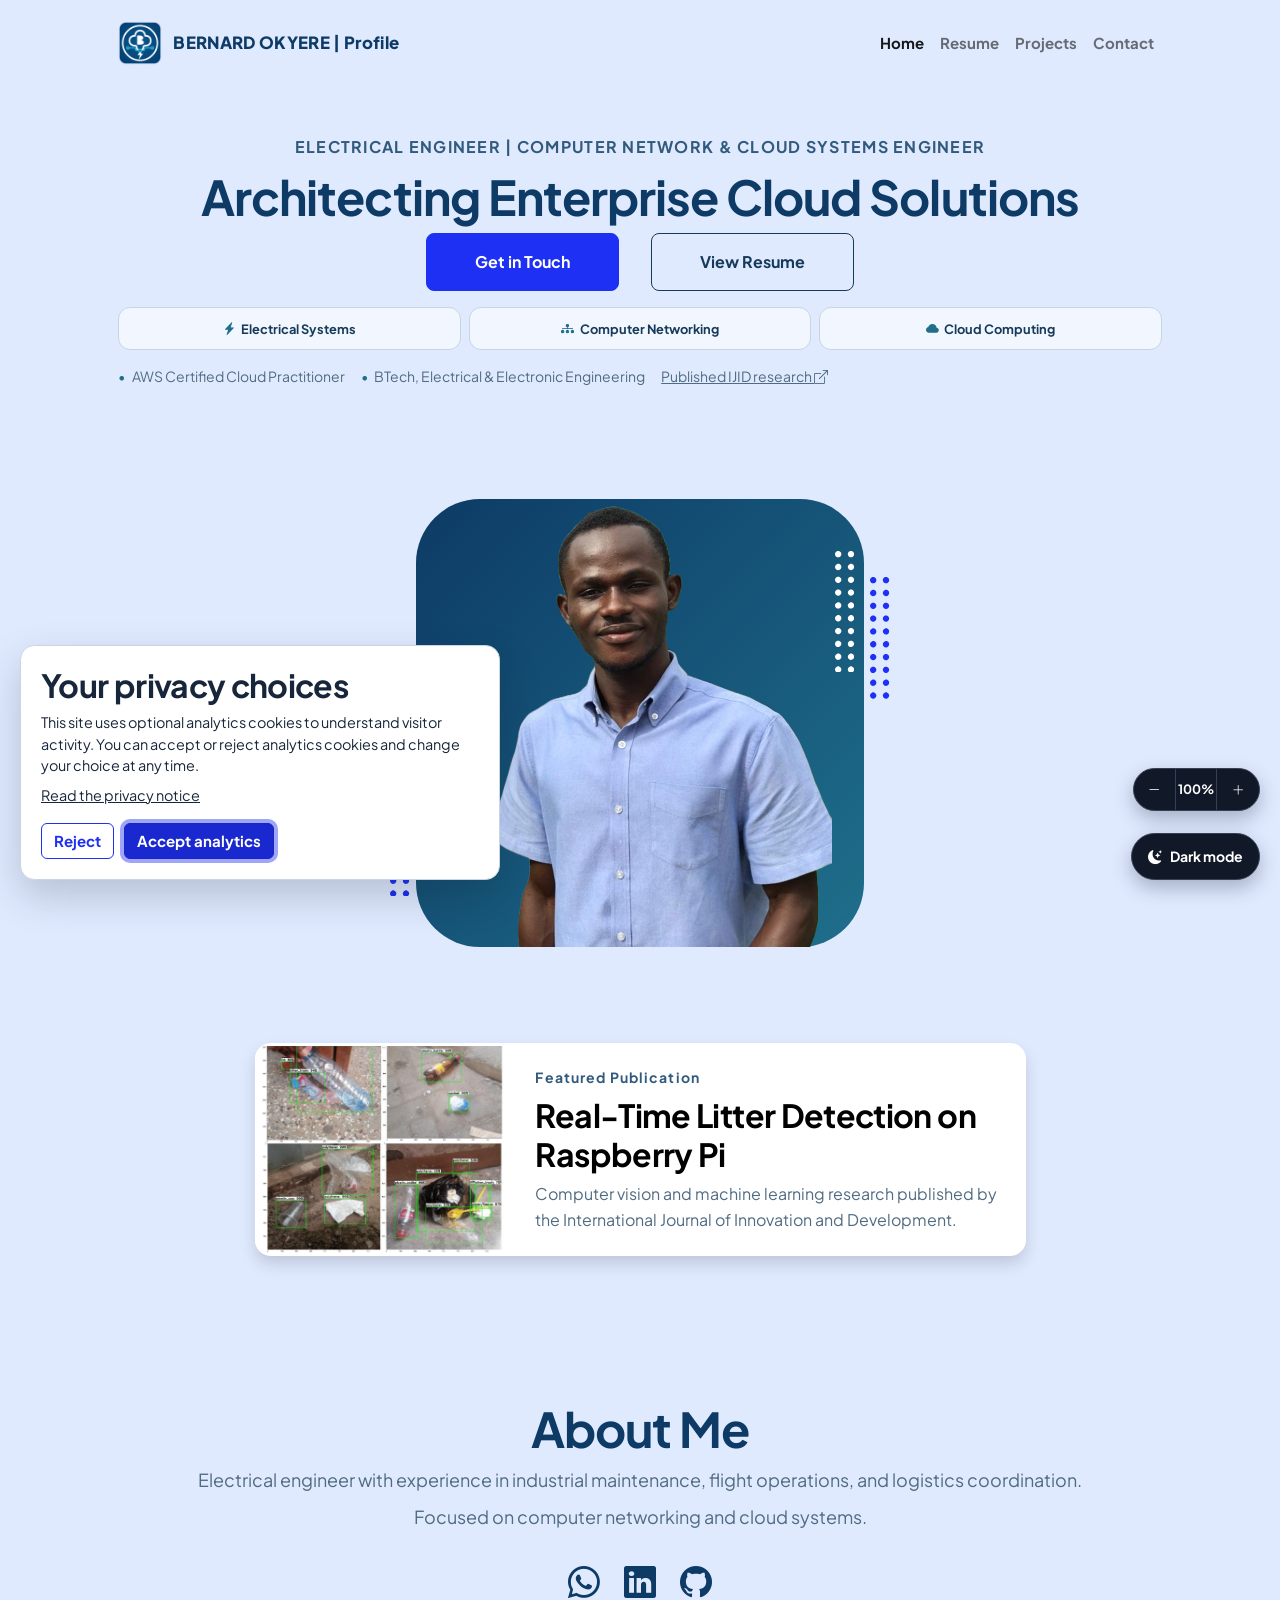
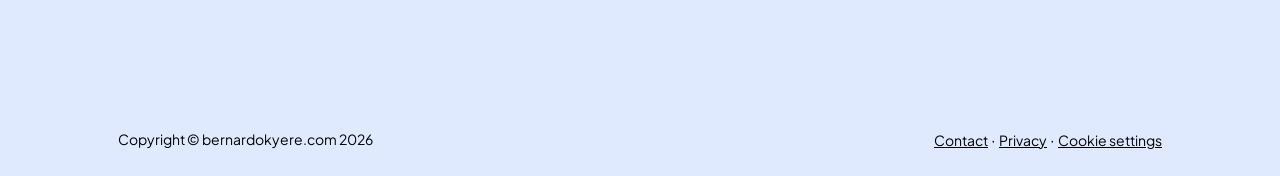
<file: index.html>
<!DOCTYPE html>
<html lang="en">
    <head>
        <!-- Analytics loads only after the visitor accepts analytics cookies. -->
        <meta charset="utf-8" />
        <meta name="viewport" content="width=device-width, initial-scale=1, shrink-to-fit=no" />
        <meta name="description" content="Portfolio of Bernard Okyere, an electrical engineer focused on computer networking, cloud systems, industrial maintenance, and automation." />
        <meta name="author" content="" />
        <title>Bernard Okyere | Electrical, Network & Cloud Systems Engineer</title>
        <!-- Favicon-->
        <link rel="icon" type="image/x-icon" href="/media/favicon.ico" />
        <!-- Custom Google font-->
        <link rel="preconnect" href="https://fonts.googleapis.com" />
        <link rel="preconnect" href="https://fonts.gstatic.com" crossorigin />
        <link href="https://fonts.googleapis.com/css2?family=Plus+Jakarta+Sans:wght@100;200;300;400;500;600;700;800;900&amp;display=swap" rel="stylesheet" />
        <!-- Bootstrap icons-->
        <link href="https://cdn.jsdelivr.net/npm/bootstrap-icons@1.11.3/font/bootstrap-icons.css" rel="stylesheet" />
        <!-- Core theme CSS (includes Bootstrap)-->
        <link href="/css/styles.css?v=4" rel="stylesheet" />        
    </head>
    <body class="d-flex flex-column h-100 bg-engineer engineer-page">
        <main class="flex-shrink-0">
            <!-- Navigation-->
            <nav class="navbar navbar-expand-lg navbar-light bg-white py-3">
                <div class="container px-5">
                    <a class="navbar-brand site-brand" href="/" aria-label="Bernard Okyere home">
                        <img class="site-logo" src="/media/bernard-okyere-github-profile.png" alt="" width="44" height="44" />
                        <span>BERNARD OKYERE <span class="brand-context">| Profile</span></span>
                    </a>
                    <button class="navbar-toggler" type="button" data-bs-toggle="collapse" data-bs-target="#navbarSupportedContent" aria-controls="navbarSupportedContent" aria-expanded="false" aria-label="Toggle navigation"><span class="navbar-toggler-icon"></span></button>
                    <div class="collapse navbar-collapse" id="navbarSupportedContent">
                        <ul class="navbar-nav ms-auto mb-2 mb-lg-0 small fw-bolder">
                            <li class="nav-item"><a class="nav-link active" aria-current="page" href="/">Home</a></li>
                            <li class="nav-item"><a class="nav-link" href="/resume">Resume</a></li>
                            <li class="nav-item"><a class="nav-link" href="/projects">Projects</a></li>
                            <li class="nav-item"><a class="nav-link" href="/contact">Contact</a></li>
                        </ul>
                    </div>
                </div>
            </nav>
            <!-- Header-->
            <header class="py-5">
                <div class="container px-5 pb-5">
                    <div class="row gx-5 align-items-center">
                        <div class="col-xxl-5">
                            <!-- Header text content-->
                            <div class="text-center text-xxl-start">
                                <div class="fw-bolder mb-2"><div class="text-uppercase text-engineer-kicker">Electrical Engineer | Computer Network & Cloud Systems Engineer</div></div>
                                <h1 class=""><span class="text-gradient d-inline">Architecting Enterprise Cloud Solutions</span></h1>
                                <div class="d-grid gap-3 d-sm-flex justify-content-sm-center justify-content-xxl-start mb-3">
                                    <a class="btn btn-primary btn-lg px-5 py-3 me-sm-3 fs-6 fw-bolder" href="/contact">Get in Touch</a>
                                    <a class="btn btn-outline-dark btn-lg px-5 py-3 fs-6 fw-bolder" href="/resume">View Resume</a>
                                </div>
                                <div class="row row-cols-1 row-cols-sm-3 g-2 hero-focus text-center text-xxl-start mb-3">
                                    <div class="col"><div><i class="bi bi-lightning-charge-fill" aria-hidden="true"></i>Electrical Systems</div></div>
                                    <div class="col"><div><i class="bi bi-diagram-3-fill" aria-hidden="true"></i>Computer Networking</div></div>
                                    <div class="col"><div><i class="bi bi-cloud-fill" aria-hidden="true"></i>Cloud Computing</div></div>
                                </div>
                                <div class="hero-credentials small">
                                    <span>AWS Certified Cloud Practitioner</span>
                                    <span>BTech, Electrical & Electronic Engineering</span>
                                    <a href="https://ijid.kstu.edu.gh/index.php/ijid/article/view/17" target="_blank" rel="noopener noreferrer">Published IJID research <i class="bi bi-box-arrow-up-right" aria-hidden="true"></i></a>
                                </div>
                            </div>
                        </div>
                        <div class="col-xxl-7">
                            <!-- Header profile picture-->
                            <div class="d-flex justify-content-center mt-5 mt-xxl-0">
                                <div class="profile bg-gradient-primary-to-secondary">
                                    <!-- TIP: For best results, use a photo with a transparent background like the demo example below-->
                                    <!-- Watch a tutorial on how to do this on YouTube (link)-->
                                    <img class="profile-img" src="/media/profile.png" alt="Portrait of Bernard Okyere" />
                                    <div class="dots-1">
                                        <!-- SVG Dots-->
                                        <svg version="1.1" xmlns="http://www.w3.org/2000/svg" xmlns:xlink="http://www.w3.org/1999/xlink" x="0px" y="0px" viewBox="0 0 191.6 1215.4" style="enable-background: new 0 0 191.6 1215.4" xml:space="preserve">
                                            <g transform="translate(0.000000,1280.000000) scale(0.100000,-0.100000)">
                                                <path d="M227.7,12788.6c-105-35-200-141-222-248c-43-206,163-412,369-369c155,32,275,190,260,339c-11,105-90,213-190,262        C383.7,12801.6,289.7,12808.6,227.7,12788.6z"></path>
                                                <path d="M1507.7,12788.6c-151-50-253-216-222-362c25-119,136-230,254-255c194-41,395,142,375,339c-11,105-90,213-190,262        C1663.7,12801.6,1569.7,12808.6,1507.7,12788.6z"></path>
                                                <path d="M227.7,11508.6c-105-35-200-141-222-248c-43-206,163-412,369-369c155,32,275,190,260,339c-11,105-90,213-190,262        C383.7,11521.6,289.7,11528.6,227.7,11508.6z"></path>
                                                <path d="M1507.7,11508.6c-151-50-253-216-222-362c25-119,136-230,254-255c194-41,395,142,375,339c-11,105-90,213-190,262        C1663.7,11521.6,1569.7,11528.6,1507.7,11508.6z"></path>
                                                <path d="M227.7,10228.6c-105-35-200-141-222-248c-43-206,163-412,369-369c155,32,275,190,260,339c-11,105-90,213-190,262        C383.7,10241.6,289.7,10248.6,227.7,10228.6z"></path>
                                                <path d="M1507.7,10228.6c-105-35-200-141-222-248c-43-206,163-412,369-369c155,32,275,190,260,339c-11,105-90,213-190,262        C1663.7,10241.6,1569.7,10248.6,1507.7,10228.6z"></path>
                                                <path d="M227.7,8948.6c-105-35-200-141-222-248c-43-206,163-412,369-369c155,32,275,190,260,339c-11,105-90,213-190,262        C383.7,8961.6,289.7,8968.6,227.7,8948.6z"></path>
                                                <path d="M1507.7,8948.6c-105-35-200-141-222-248c-43-206,163-412,369-369c155,32,275,190,260,339c-11,105-90,213-190,262        C1663.7,8961.6,1569.7,8968.6,1507.7,8948.6z"></path>
                                                <path d="M227.7,7668.6c-105-35-200-141-222-248c-43-206,163-412,369-369c155,32,275,190,260,339c-11,105-90,213-190,262        C383.7,7681.6,289.7,7688.6,227.7,7668.6z"></path>
                                                <path d="M1507.7,7668.6c-105-35-200-141-222-248c-43-206,163-412,369-369c155,32,275,190,260,339c-11,105-90,213-190,262        C1663.7,7681.6,1569.7,7688.6,1507.7,7668.6z"></path>
                                                <path d="M227.7,6388.6c-105-35-200-141-222-248c-43-206,163-412,369-369c155,32,275,190,260,339c-11,105-90,213-190,262        C383.7,6401.6,289.7,6408.6,227.7,6388.6z"></path>
                                                <path d="M1507.7,6388.6c-105-35-200-141-222-248c-43-206,163-412,369-369c155,32,275,190,260,339c-11,105-90,213-190,262        C1663.7,6401.6,1569.7,6408.6,1507.7,6388.6z"></path>
                                                <path d="M227.7,5108.6c-105-35-200-141-222-248c-43-206,163-412,369-369c155,32,275,190,260,339c-11,105-90,213-190,262        C383.7,5121.6,289.7,5128.6,227.7,5108.6z"></path>
                                                <path d="M1507.7,5108.6c-105-35-200-141-222-248c-43-206,163-412,369-369c155,32,275,190,260,339c-11,105-90,213-190,262        C1663.7,5121.6,1569.7,5128.6,1507.7,5108.6z"></path>
                                                <path d="M227.7,3828.6c-105-35-200-141-222-248c-43-206,163-412,369-369c155,32,275,190,260,339c-11,105-90,213-190,262        C383.7,3841.6,289.7,3848.6,227.7,3828.6z"></path>
                                                <path d="M1507.7,3828.6c-105-35-200-141-222-248c-43-206,163-412,369-369c155,32,275,190,260,339c-11,105-90,213-190,262        C1663.7,3841.6,1569.7,3848.6,1507.7,3828.6z"></path>
                                                <path d="M227.7,2548.6c-105-35-200-141-222-248c-43-206,163-412,369-369c155,32,275,190,260,339c-11,105-90,213-190,262        C383.7,2561.6,289.7,2568.6,227.7,2548.6z"></path>
                                                <path d="M1507.7,2548.6c-105-35-200-141-222-248c-43-206,163-412,369-369c155,32,275,190,260,339c-11,105-90,213-190,262        C1663.7,2561.6,1569.7,2568.6,1507.7,2548.6z"></path>
                                                <path d="M227.7,1268.6c-105-35-200-141-222-248c-43-206,163-412,369-369c155,32,275,190,260,339c-11,105-90,213-190,262        C383.7,1281.6,289.7,1288.6,227.7,1268.6z"></path>
                                                <path d="M1507.7,1268.6c-105-35-200-141-222-248c-43-206,163-412,369-369c155,32,275,190,260,339c-11,105-90,213-190,262        C1663.7,1281.6,1569.7,1288.6,1507.7,1268.6z"></path>
                                            </g>
                                        </svg>
                                        <!-- END of SVG dots-->
                                    </div>
                                    <div class="dots-2">
                                        <!-- SVG Dots-->
                                        <svg version="1.1" xmlns="http://www.w3.org/2000/svg" xmlns:xlink="http://www.w3.org/1999/xlink" x="0px" y="0px" viewBox="0 0 191.6 1215.4" style="enable-background: new 0 0 191.6 1215.4" xml:space="preserve">
                                            <g transform="translate(0.000000,1280.000000) scale(0.100000,-0.100000)">
                                                <path d="M227.7,12788.6c-105-35-200-141-222-248c-43-206,163-412,369-369c155,32,275,190,260,339c-11,105-90,213-190,262        C383.7,12801.6,289.7,12808.6,227.7,12788.6z"></path>
                                                <path d="M1507.7,12788.6c-151-50-253-216-222-362c25-119,136-230,254-255c194-41,395,142,375,339c-11,105-90,213-190,262        C1663.7,12801.6,1569.7,12808.6,1507.7,12788.6z"></path>
                                                <path d="M227.7,11508.6c-105-35-200-141-222-248c-43-206,163-412,369-369c155,32,275,190,260,339c-11,105-90,213-190,262        C383.7,11521.6,289.7,11528.6,227.7,11508.6z"></path>
                                                <path d="M1507.7,11508.6c-151-50-253-216-222-362c25-119,136-230,254-255c194-41,395,142,375,339c-11,105-90,213-190,262        C1663.7,11521.6,1569.7,11528.6,1507.7,11508.6z"></path>
                                                <path d="M227.7,10228.6c-105-35-200-141-222-248c-43-206,163-412,369-369c155,32,275,190,260,339c-11,105-90,213-190,262        C383.7,10241.6,289.7,10248.6,227.7,10228.6z"></path>
                                                <path d="M1507.7,10228.6c-105-35-200-141-222-248c-43-206,163-412,369-369c155,32,275,190,260,339c-11,105-90,213-190,262        C1663.7,10241.6,1569.7,10248.6,1507.7,10228.6z"></path>
                                                <path d="M227.7,8948.6c-105-35-200-141-222-248c-43-206,163-412,369-369c155,32,275,190,260,339c-11,105-90,213-190,262        C383.7,8961.6,289.7,8968.6,227.7,8948.6z"></path>
                                                <path d="M1507.7,8948.6c-105-35-200-141-222-248c-43-206,163-412,369-369c155,32,275,190,260,339c-11,105-90,213-190,262        C1663.7,8961.6,1569.7,8968.6,1507.7,8948.6z"></path>
                                                <path d="M227.7,7668.6c-105-35-200-141-222-248c-43-206,163-412,369-369c155,32,275,190,260,339c-11,105-90,213-190,262        C383.7,7681.6,289.7,7688.6,227.7,7668.6z"></path>
                                                <path d="M1507.7,7668.6c-105-35-200-141-222-248c-43-206,163-412,369-369c155,32,275,190,260,339c-11,105-90,213-190,262        C1663.7,7681.6,1569.7,7688.6,1507.7,7668.6z"></path>
                                                <path d="M227.7,6388.6c-105-35-200-141-222-248c-43-206,163-412,369-369c155,32,275,190,260,339c-11,105-90,213-190,262        C383.7,6401.6,289.7,6408.6,227.7,6388.6z"></path>
                                                <path d="M1507.7,6388.6c-105-35-200-141-222-248c-43-206,163-412,369-369c155,32,275,190,260,339c-11,105-90,213-190,262        C1663.7,6401.6,1569.7,6408.6,1507.7,6388.6z"></path>
                                                <path d="M227.7,5108.6c-105-35-200-141-222-248c-43-206,163-412,369-369c155,32,275,190,260,339c-11,105-90,213-190,262        C383.7,5121.6,289.7,5128.6,227.7,5108.6z"></path>
                                                <path d="M1507.7,5108.6c-105-35-200-141-222-248c-43-206,163-412,369-369c155,32,275,190,260,339c-11,105-90,213-190,262        C1663.7,5121.6,1569.7,5128.6,1507.7,5108.6z"></path>
                                                <path d="M227.7,3828.6c-105-35-200-141-222-248c-43-206,163-412,369-369c155,32,275,190,260,339c-11,105-90,213-190,262        C383.7,3841.6,289.7,3848.6,227.7,3828.6z"></path>
                                                <path d="M1507.7,3828.6c-105-35-200-141-222-248c-43-206,163-412,369-369c155,32,275,190,260,339c-11,105-90,213-190,262        C1663.7,3841.6,1569.7,3848.6,1507.7,3828.6z"></path>
                                                <path d="M227.7,2548.6c-105-35-200-141-222-248c-43-206,163-412,369-369c155,32,275,190,260,339c-11,105-90,213-190,262        C383.7,2561.6,289.7,2568.6,227.7,2548.6z"></path>
                                                <path d="M1507.7,2548.6c-105-35-200-141-222-248c-43-206,163-412,369-369c155,32,275,190,260,339c-11,105-90,213-190,262        C1663.7,2561.6,1569.7,2568.6,1507.7,2548.6z"></path>
                                                <path d="M227.7,1268.6c-105-35-200-141-222-248c-43-206,163-412,369-369c155,32,275,190,260,339c-11,105-90,213-190,262        C383.7,1281.6,289.7,1288.6,227.7,1268.6z"></path>
                                                <path d="M1507.7,1268.6c-105-35-200-141-222-248c-43-206,163-412,369-369c155,32,275,190,260,339c-11,105-90,213-190,262        C1663.7,1281.6,1569.7,1288.6,1507.7,1268.6z"></path>
                                            </g>
                                        </svg>
                                        <!-- END of SVG dots-->
                                    </div>
                                    <div class="dots-3">
                                        <!-- SVG Dots-->
                                        <svg version="1.1" xmlns="http://www.w3.org/2000/svg" xmlns:xlink="http://www.w3.org/1999/xlink" x="0px" y="0px" viewBox="0 0 191.6 1215.4" style="enable-background: new 0 0 191.6 1215.4" xml:space="preserve">
                                            <g transform="translate(0.000000,1280.000000) scale(0.100000,-0.100000)">
                                                <path d="M227.7,12788.6c-105-35-200-141-222-248c-43-206,163-412,369-369c155,32,275,190,260,339c-11,105-90,213-190,262        C383.7,12801.6,289.7,12808.6,227.7,12788.6z"></path>
                                                <path d="M1507.7,12788.6c-151-50-253-216-222-362c25-119,136-230,254-255c194-41,395,142,375,339c-11,105-90,213-190,262        C1663.7,12801.6,1569.7,12808.6,1507.7,12788.6z"></path>
                                                <path d="M227.7,11508.6c-105-35-200-141-222-248c-43-206,163-412,369-369c155,32,275,190,260,339c-11,105-90,213-190,262        C383.7,11521.6,289.7,11528.6,227.7,11508.6z"></path>
                                                <path d="M1507.7,11508.6c-151-50-253-216-222-362c25-119,136-230,254-255c194-41,395,142,375,339c-11,105-90,213-190,262        C1663.7,11521.6,1569.7,11528.6,1507.7,11508.6z"></path>
                                                <path d="M227.7,10228.6c-105-35-200-141-222-248c-43-206,163-412,369-369c155,32,275,190,260,339c-11,105-90,213-190,262        C383.7,10241.6,289.7,10248.6,227.7,10228.6z"></path>
                                                <path d="M1507.7,10228.6c-105-35-200-141-222-248c-43-206,163-412,369-369c155,32,275,190,260,339c-11,105-90,213-190,262        C1663.7,10241.6,1569.7,10248.6,1507.7,10228.6z"></path>
                                                <path d="M227.7,8948.6c-105-35-200-141-222-248c-43-206,163-412,369-369c155,32,275,190,260,339c-11,105-90,213-190,262        C383.7,8961.6,289.7,8968.6,227.7,8948.6z"></path>
                                                <path d="M1507.7,8948.6c-105-35-200-141-222-248c-43-206,163-412,369-369c155,32,275,190,260,339c-11,105-90,213-190,262        C1663.7,8961.6,1569.7,8968.6,1507.7,8948.6z"></path>
                                                <path d="M227.7,7668.6c-105-35-200-141-222-248c-43-206,163-412,369-369c155,32,275,190,260,339c-11,105-90,213-190,262        C383.7,7681.6,289.7,7688.6,227.7,7668.6z"></path>
                                                <path d="M1507.7,7668.6c-105-35-200-141-222-248c-43-206,163-412,369-369c155,32,275,190,260,339c-11,105-90,213-190,262        C1663.7,7681.6,1569.7,7688.6,1507.7,7668.6z"></path>
                                                <path d="M227.7,6388.6c-105-35-200-141-222-248c-43-206,163-412,369-369c155,32,275,190,260,339c-11,105-90,213-190,262        C383.7,6401.6,289.7,6408.6,227.7,6388.6z"></path>
                                                <path d="M1507.7,6388.6c-105-35-200-141-222-248c-43-206,163-412,369-369c155,32,275,190,260,339c-11,105-90,213-190,262        C1663.7,6401.6,1569.7,6408.6,1507.7,6388.6z"></path>
                                                <path d="M227.7,5108.6c-105-35-200-141-222-248c-43-206,163-412,369-369c155,32,275,190,260,339c-11,105-90,213-190,262        C383.7,5121.6,289.7,5128.6,227.7,5108.6z"></path>
                                                <path d="M1507.7,5108.6c-105-35-200-141-222-248c-43-206,163-412,369-369c155,32,275,190,260,339c-11,105-90,213-190,262        C1663.7,5121.6,1569.7,5128.6,1507.7,5108.6z"></path>
                                                <path d="M227.7,3828.6c-105-35-200-141-222-248c-43-206,163-412,369-369c155,32,275,190,260,339c-11,105-90,213-190,262        C383.7,3841.6,289.7,3848.6,227.7,3828.6z"></path>
                                                <path d="M1507.7,3828.6c-105-35-200-141-222-248c-43-206,163-412,369-369c155,32,275,190,260,339c-11,105-90,213-190,262        C1663.7,3841.6,1569.7,3848.6,1507.7,3828.6z"></path>
                                                <path d="M227.7,2548.6c-105-35-200-141-222-248c-43-206,163-412,369-369c155,32,275,190,260,339c-11,105-90,213-190,262        C383.7,2561.6,289.7,2568.6,227.7,2548.6z"></path>
                                                <path d="M1507.7,2548.6c-105-35-200-141-222-248c-43-206,163-412,369-369c155,32,275,190,260,339c-11,105-90,213-190,262        C1663.7,2561.6,1569.7,2568.6,1507.7,2548.6z"></path>
                                                <path d="M227.7,1268.6c-105-35-200-141-222-248c-43-206,163-412,369-369c155,32,275,190,260,339c-11,105-90,213-190,262        C383.7,1281.6,289.7,1288.6,227.7,1268.6z"></path>
                                                <path d="M1507.7,1268.6c-105-35-200-141-222-248c-43-206,163-412,369-369c155,32,275,190,260,339c-11,105-90,213-190,262        C1663.7,1281.6,1569.7,1288.6,1507.7,1268.6z"></path>
                                            </g>
                                        </svg>
                                        <!-- END of SVG dots-->
                                    </div>
                                    <div class="dots-4">
                                        <!-- SVG Dots-->
                                        <svg version="1.1" xmlns="http://www.w3.org/2000/svg" xmlns:xlink="http://www.w3.org/1999/xlink" x="0px" y="0px" viewBox="0 0 191.6 1215.4" style="enable-background: new 0 0 191.6 1215.4" xml:space="preserve">
                                            <g transform="translate(0.000000,1280.000000) scale(0.100000,-0.100000)">
                                                <path d="M227.7,12788.6c-105-35-200-141-222-248c-43-206,163-412,369-369c155,32,275,190,260,339c-11,105-90,213-190,262        C383.7,12801.6,289.7,12808.6,227.7,12788.6z"></path>
                                                <path d="M1507.7,12788.6c-151-50-253-216-222-362c25-119,136-230,254-255c194-41,395,142,375,339c-11,105-90,213-190,262        C1663.7,12801.6,1569.7,12808.6,1507.7,12788.6z"></path>
                                                <path d="M227.7,11508.6c-105-35-200-141-222-248c-43-206,163-412,369-369c155,32,275,190,260,339c-11,105-90,213-190,262        C383.7,11521.6,289.7,11528.6,227.7,11508.6z"></path>
                                                <path d="M1507.7,11508.6c-151-50-253-216-222-362c25-119,136-230,254-255c194-41,395,142,375,339c-11,105-90,213-190,262        C1663.7,11521.6,1569.7,11528.6,1507.7,11508.6z"></path>
                                                <path d="M227.7,10228.6c-105-35-200-141-222-248c-43-206,163-412,369-369c155,32,275,190,260,339c-11,105-90,213-190,262        C383.7,10241.6,289.7,10248.6,227.7,10228.6z"></path>
                                                <path d="M1507.7,10228.6c-105-35-200-141-222-248c-43-206,163-412,369-369c155,32,275,190,260,339c-11,105-90,213-190,262        C1663.7,10241.6,1569.7,10248.6,1507.7,10228.6z"></path>
                                                <path d="M227.7,8948.6c-105-35-200-141-222-248c-43-206,163-412,369-369c155,32,275,190,260,339c-11,105-90,213-190,262        C383.7,8961.6,289.7,8968.6,227.7,8948.6z"></path>
                                                <path d="M1507.7,8948.6c-105-35-200-141-222-248c-43-206,163-412,369-369c155,32,275,190,260,339c-11,105-90,213-190,262        C1663.7,8961.6,1569.7,8968.6,1507.7,8948.6z"></path>
                                                <path d="M227.7,7668.6c-105-35-200-141-222-248c-43-206,163-412,369-369c155,32,275,190,260,339c-11,105-90,213-190,262        C383.7,7681.6,289.7,7688.6,227.7,7668.6z"></path>
                                                <path d="M1507.7,7668.6c-105-35-200-141-222-248c-43-206,163-412,369-369c155,32,275,190,260,339c-11,105-90,213-190,262        C1663.7,7681.6,1569.7,7688.6,1507.7,7668.6z"></path>
                                                <path d="M227.7,6388.6c-105-35-200-141-222-248c-43-206,163-412,369-369c155,32,275,190,260,339c-11,105-90,213-190,262        C383.7,6401.6,289.7,6408.6,227.7,6388.6z"></path>
                                                <path d="M1507.7,6388.6c-105-35-200-141-222-248c-43-206,163-412,369-369c155,32,275,190,260,339c-11,105-90,213-190,262        C1663.7,6401.6,1569.7,6408.6,1507.7,6388.6z"></path>
                                                <path d="M227.7,5108.6c-105-35-200-141-222-248c-43-206,163-412,369-369c155,32,275,190,260,339c-11,105-90,213-190,262        C383.7,5121.6,289.7,5128.6,227.7,5108.6z"></path>
                                                <path d="M1507.7,5108.6c-105-35-200-141-222-248c-43-206,163-412,369-369c155,32,275,190,260,339c-11,105-90,213-190,262        C1663.7,5121.6,1569.7,5128.6,1507.7,5108.6z"></path>
                                                <path d="M227.7,3828.6c-105-35-200-141-222-248c-43-206,163-412,369-369c155,32,275,190,260,339c-11,105-90,213-190,262        C383.7,3841.6,289.7,3848.6,227.7,3828.6z"></path>
                                                <path d="M1507.7,3828.6c-105-35-200-141-222-248c-43-206,163-412,369-369c155,32,275,190,260,339c-11,105-90,213-190,262        C1663.7,3841.6,1569.7,3848.6,1507.7,3828.6z"></path>
                                                <path d="M227.7,2548.6c-105-35-200-141-222-248c-43-206,163-412,369-369c155,32,275,190,260,339c-11,105-90,213-190,262        C383.7,2561.6,289.7,2568.6,227.7,2548.6z"></path>
                                                <path d="M1507.7,2548.6c-105-35-200-141-222-248c-43-206,163-412,369-369c155,32,275,190,260,339c-11,105-90,213-190,262        C1663.7,2561.6,1569.7,2568.6,1507.7,2548.6z"></path>
                                                <path d="M227.7,1268.6c-105-35-200-141-222-248c-43-206,163-412,369-369c155,32,275,190,260,339c-11,105-90,213-190,262        C383.7,1281.6,289.7,1288.6,227.7,1268.6z"></path>
                                                <path d="M1507.7,1268.6c-105-35-200-141-222-248c-43-206,163-412,369-369c155,32,275,190,260,339c-11,105-90,213-190,262        C1663.7,1281.6,1569.7,1288.6,1507.7,1268.6z"></path>
                                            </g>
                                        </svg>
                                        <!-- END of SVG dots-->
                                    </div>
                                </div>
                            </div>
                        </div>
                    </div>
                </div>
            </header>
            <!-- Featured Publication Section-->
            <section class="pb-5">
                <div class="container px-5">
                    <div class="row gx-5 justify-content-center">
                        <div class="col-lg-11 col-xl-9 col-xxl-8">
                            <a class="featured-publication card overflow-hidden shadow rounded-4 border-0 text-decoration-none" href="https://ijid.kstu.edu.gh/index.php/ijid/article/view/17" target="_blank" rel="noopener noreferrer">
                                <div class="row g-0 align-items-center">
                                    <div class="col-md-4"><img class="img-fluid w-100" src="/media/litter-detection-sample.png" alt="Sample output from the Raspberry Pi litter-detection project"></div>
                                    <div class="col-md-8"><div class="card-body p-4"><div class="small fw-bolder text-engineer-kicker mb-2">Featured Publication</div><h2 class="h4 fw-bolder mb-2">Real-Time Litter Detection on Raspberry Pi</h2><p class="text-muted mb-0">Computer vision and machine learning research published by the International Journal of Innovation and Development.</p></div></div>
                                </div>
                            </a>
                        </div>
                    </div>
                </div>
            </section>
            <!-- About Section-->
            <section class="bg-light py-5">
                <div class="container px-5">
                    <div class="row gx-5 justify-content-center">
                        <div class="col-xxl-8">
                            <div class="text-center my-5">
                                <h2 class="display-5 fw-bolder"><span class="text-gradient d-inline">About Me</span></h2>
                                <p class="lead text-muted mb-4">Electrical engineer with experience in industrial maintenance, flight operations, and logistics coordination.<br><span class="about-me-focus">Focused on computer networking and cloud systems.</span></p>
                                <div class="d-flex justify-content-center fs-2 gap-4">
                                    <a class="text-gradient" href="https://wa.me/message/burnard07" target="_blank" rel="noopener noreferrer" aria-label="WhatsApp"><i class="bi bi-whatsapp"></i></a>
                                    <a class="text-gradient" href="https://www.linkedin.com/in/bernard-okyere" target="_blank" rel="noopener noreferrer" aria-label="LinkedIn"><i class="bi bi-linkedin"></i></a>
                                    <a class="text-gradient" href="https://github.com/burnard-ok" target="_blank" rel="noopener noreferrer" aria-label="GitHub"><i class="bi bi-github"></i></a>
                                </div>
                            </div>
                        </div>
                    </div>
                </div>
            </section>
        </main>
        <!-- Footer-->
        <footer class="bg-white py-4 mt-auto">
            <div class="container px-5">
                <div class="row align-items-center justify-content-between flex-column flex-sm-row">
                    <div class="col-auto"><div class="small m-0">Copyright &copy; bernardokyere.com <span class="copyright-year">2026</span></div></div>
                    <div class="col-auto">
                        <a class="small" href="/contact">Contact</a>
                        <span aria-hidden="true">&middot;</span>
                        <a class="small" href="/contact#privacy-notice" data-privacy-notice>Privacy</a>
                        <span aria-hidden="true">&middot;</span>
                        <button class="small footer-cookie-settings" type="button">Cookie settings</button>
                    </div>
                </div>
            </div>
        </footer>
        <!-- Bootstrap core JS-->
        <script src="https://cdn.jsdelivr.net/npm/bootstrap@5.2.3/dist/js/bootstrap.bundle.min.js"></script>
        <!-- Core theme JS-->
        <script src="/js/scripts.js?v=2.6"></script>
    </body>
</html>
</file>
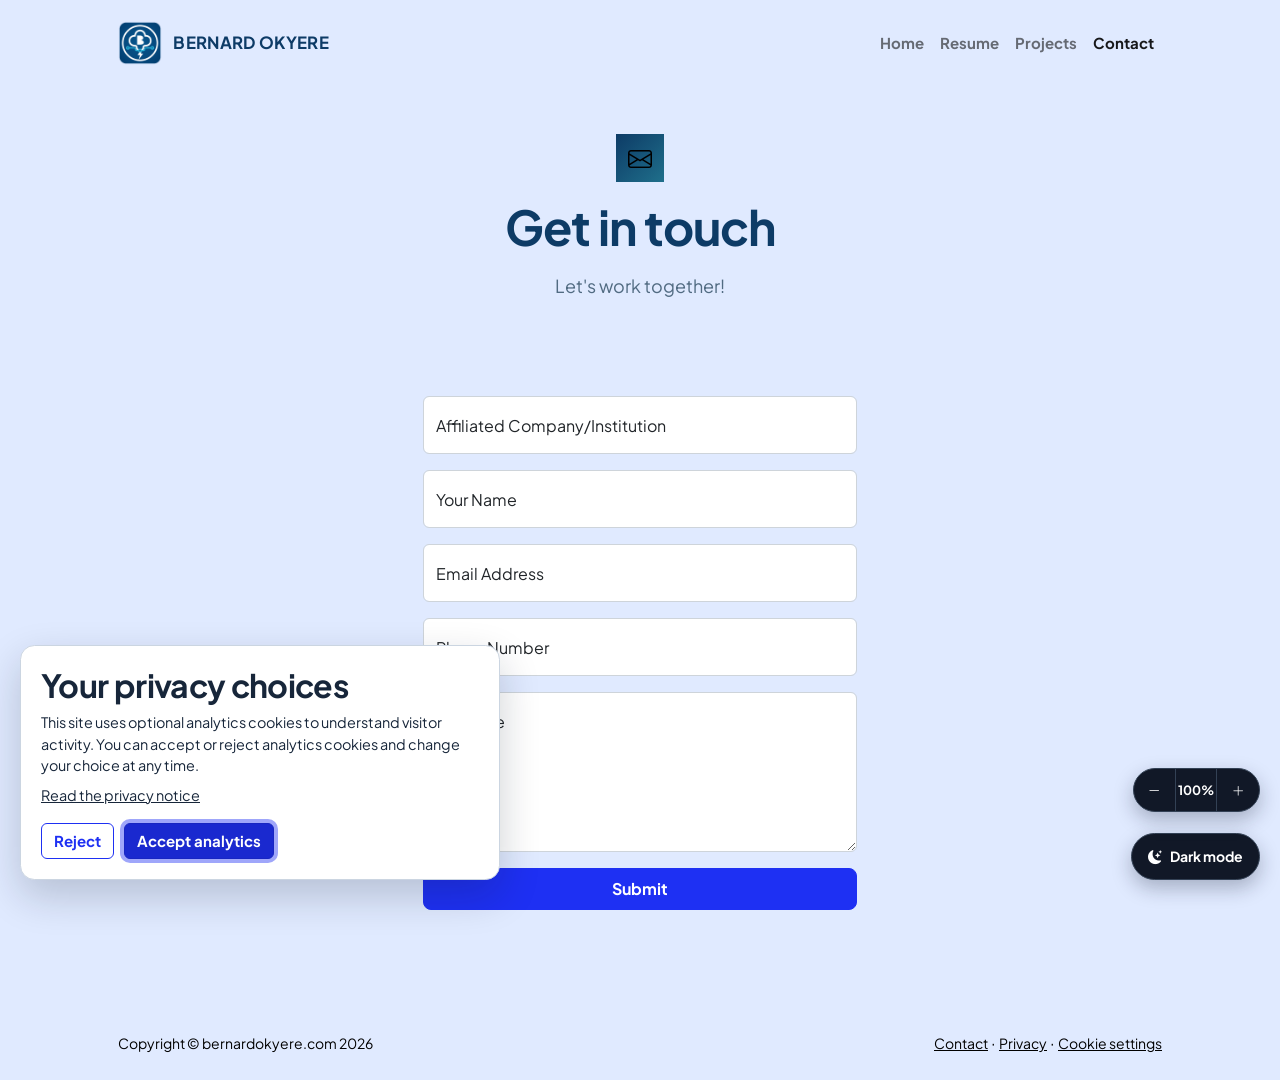
<file: contact.html>
<!DOCTYPE html>
<html lang="en">
    <head>
        <!-- Analytics loads only after the visitor accepts analytics cookies. -->
        <meta charset="utf-8" />
        <meta name="viewport" content="width=device-width, initial-scale=1, shrink-to-fit=no" />
        <meta name="description" content="Contact Bernard Okyere for electrical engineering, computer networking, cloud systems, and collaboration opportunities." />
        <meta name="author" content />
        <title>Bernard Okyere | Get In Touch</title>
        <!-- Favicon-->
        <link rel="icon" type="image/x-icon" href="/media/favicon.ico" />
        <!-- Custom Google font-->
        <link rel="preconnect" href="https://fonts.googleapis.com" />
        <link rel="preconnect" href="https://fonts.gstatic.com" crossorigin />
        <link href="https://fonts.googleapis.com/css2?family=Plus+Jakarta+Sans:wght@100;200;300;400;500;600;700;800;900&amp;display=swap" rel="stylesheet" />
        <!-- Bootstrap icons-->
        <link href="https://cdn.jsdelivr.net/npm/bootstrap-icons@1.11.3/font/bootstrap-icons.css" rel="stylesheet" />
        <!-- Core theme CSS (includes Bootstrap)-->
        <link href="/css/styles.css?v=4" rel="stylesheet" />        
    </head>
    <body class="d-flex flex-column h-100 bg-engineer engineer-page">
        <main class="flex-shrink-0">
            <!-- Navigation-->
            <nav class="navbar navbar-expand-lg navbar-light bg-white py-3">
                <div class="container px-5">
                    <a class="navbar-brand site-brand" href="/" aria-label="Bernard Okyere home">
                        <img class="site-logo" src="/media/bernard-okyere-github-profile.png" alt="" width="44" height="44" />
                        <span class="fw-bolder text-primary">BERNARD OKYERE</span>
                    </a>
                    <button class="navbar-toggler" type="button" data-bs-toggle="collapse" data-bs-target="#navbarSupportedContent" aria-controls="navbarSupportedContent" aria-expanded="false" aria-label="Toggle navigation"><span class="navbar-toggler-icon"></span></button>
                    <div class="collapse navbar-collapse" id="navbarSupportedContent">
                        <ul class="navbar-nav ms-auto mb-2 mb-lg-0 small fw-bolder">
                            <li class="nav-item"><a class="nav-link" href="/">Home</a></li>
                            <li class="nav-item"><a class="nav-link" href="/resume">Resume</a></li>
                            <li class="nav-item"><a class="nav-link" href="/projects">Projects</a></li>
                            <li class="nav-item"><a class="nav-link active" aria-current="page" href="/contact">Contact</a></li>
                        </ul>
                    </div>
                </div>
            </nav>
            <!-- Page content-->
            <section class="py-5">
                <div class="container px-5">
                    <div class="text-center mb-5">
                        <div class="feature bg-primary bg-gradient-primary-to-secondary text-white rounded-3 mb-3"><i class="bi bi-envelope"></i></div>
                        <h1 class="display-5 fw-bolder mb-0 text-engineer-primary">Get in touch</h1>
                        <p class="lead text-muted mt-3 mb-0">Let's work together!</p>
                    </div>
                    <!-- Contact form-->
                    <div class="row gx-5 justify-content-center">
                        <div class="col-lg-11 col-xl-9 col-xxl-8">
                    <div class="bg-light rounded-4 py-5 px-4 px-md-5">
                        <div class="row gx-5 justify-content-center">
                            <div class="col-lg-9 col-xl-8">
                                <!-- * * * * * * * * * * * * * * *-->
                                <!-- * * Contact Form * *-->
                                <!-- * * * * * * * * * * * * * * *-->
                                <form action="<Google Form endpoint>" method="POST" data-contact-form data-success-target="contact-form-success">
                                    <!-- Company / Institution Input -->
                                    <div class="form-floating mb-3">
                                        <input class="form-control" id="company" name="entry.111725770" type="text" placeholder=" " required />
                                        <label for="company">Affiliated Company/Institution</label>
                                    </div>

                                    <!-- Name Input -->
                                    <div class="form-floating mb-3">
                                        <input class="form-control" id="name" name="entry.2003220554" type="text" placeholder=" " required />
                                        <label for="name">Your Name</label>
                                    </div>
    
                                    <!-- Email Address Input -->
                                    <div class="form-floating mb-3">
                                        <input class="form-control" id="email" name="entry.1049671291" type="email" placeholder=" " required />
                                        <label for="email">Email Address</label>
                                    </div>
    
                                    <!-- Phone Number Input -->
                                    <div class="form-floating mb-3">
                                        <input class="form-control" id="phone" name="entry.116629858" type="tel" inputmode="tel" pattern="\+?[0-9][0-9 ()-]*" title="Enter a valid phone number, including an optional country code." placeholder=" " autocomplete="tel" data-phone-input required />
                                        <label for="phone">Phone Number</label>
                                    </div>
    
                                    <!-- Message Input -->
                                    <div class="form-floating mb-3">
                                        <textarea class="form-control" id="message" name="entry.83213457160" placeholder=" " style="height: 10rem" required></textarea>
                                        <label for="message">Message</label>
                                    </div>

                                    <!-- Submit Button -->
                                    <div class="d-grid">
                                        <button class="btn btn-primary btn-lg" id="submitButton" type="submit">Submit</button>
                                    </div>
                                </form>
                                <div id="contact-form-success" class="alert alert-success mt-4 mb-0" role="status" hidden>
                                    Thank you—your message has been submitted. I will get back to you soon.
                                </div>
                            </div>
                        </div>
                    </div>
                        </div>
                    </div>
                </div>
            </section>
        </main>
        <!-- Footer-->
        <footer class="bg-white py-4 mt-auto">
            <div class="container px-5">
                <div class="row align-items-center justify-content-between flex-column flex-sm-row">
                    <div class="col-auto"><div class="small m-0">Copyright &copy; bernardokyere.com <span class="copyright-year">2026</span></div></div>
                    <div class="col-auto">
                        <a class="small" href="/contact">Contact</a>
                        <span aria-hidden="true">&middot;</span>
                        <a class="small" href="#privacy-notice" data-privacy-notice>Privacy</a>
                        <span aria-hidden="true">&middot;</span>
                        <button class="small footer-cookie-settings" type="button">Cookie settings</button>
                    </div>
                </div>
            </div>
        </footer>
        <!-- Bootstrap core JS-->
        <script src="https://cdn.jsdelivr.net/npm/bootstrap@5.2.3/dist/js/bootstrap.bundle.min.js"></script>
        <!-- Core theme JS-->
        <script src="/js/scripts.js?v=2.6"></script>
    </body>
</html>
</file>
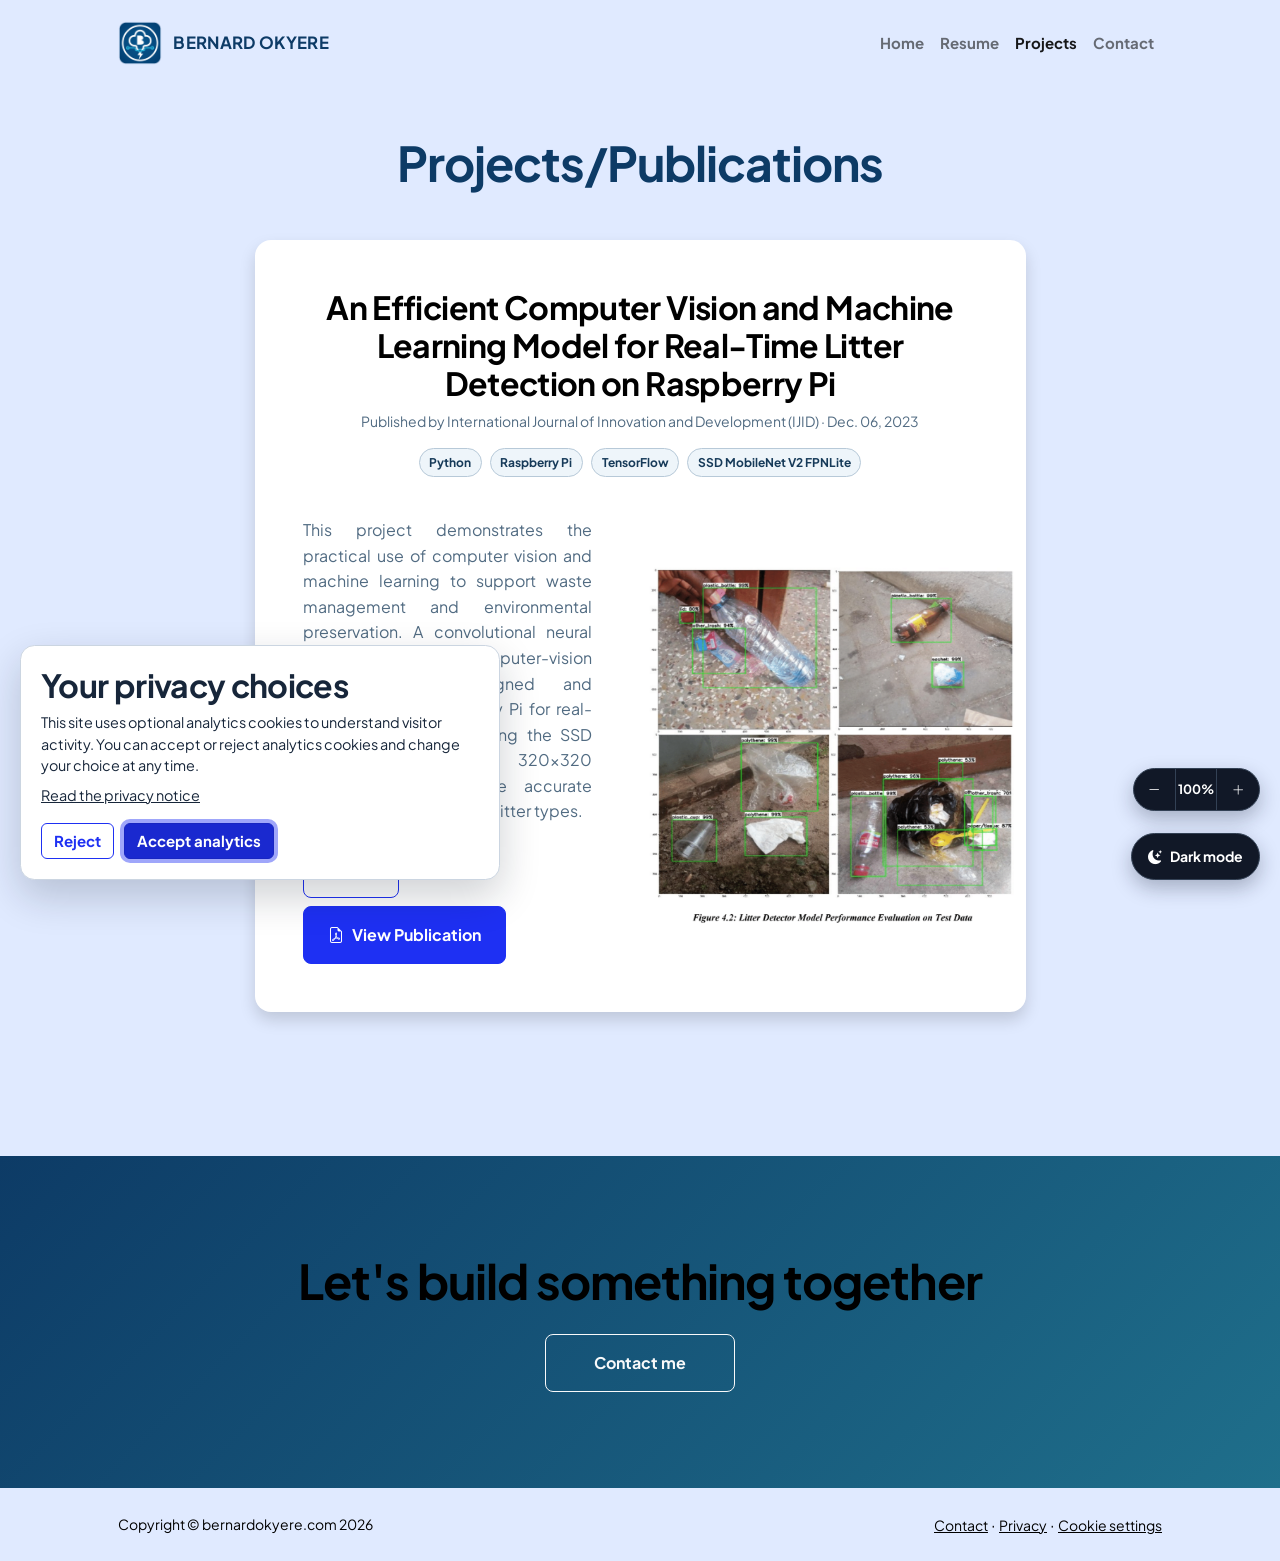
<file: projects.html>
<!DOCTYPE html>
<html lang="en">
    <head>
        <!-- Analytics loads only after the visitor accepts analytics cookies. -->
        <meta charset="utf-8" />
        <meta name="viewport" content="width=device-width, initial-scale=1, shrink-to-fit=no" />
        <meta name="description" content="Projects and publications by Bernard Okyere, including real-time Raspberry Pi litter detection using computer vision and machine learning." />
        <meta name="author" content="" />
        <title>Bernard Okyere | Projects</title>
        <!-- Favicon-->
        <link rel="icon" type="image/x-icon" href="/media/favicon.ico" />
        <!-- Custom Google font-->
        <link rel="preconnect" href="https://fonts.googleapis.com" />
        <link rel="preconnect" href="https://fonts.gstatic.com" crossorigin />
        <link href="https://fonts.googleapis.com/css2?family=Plus+Jakarta+Sans:wght@100;200;300;400;500;600;700;800;900&amp;display=swap" rel="stylesheet" />
        <!-- Bootstrap icons-->
        <link href="https://cdn.jsdelivr.net/npm/bootstrap-icons@1.11.3/font/bootstrap-icons.css" rel="stylesheet" />
        <!-- Core theme CSS (includes Bootstrap)-->
        <link href="/css/styles.css?v=4" rel="stylesheet" />       
    </head>
    <body class="d-flex flex-column h-100 bg-engineer engineer-page">
        <main class="flex-shrink-0">
            <!-- Navigation-->
            <nav class="navbar navbar-expand-lg navbar-light bg-white py-3">
                <div class="container px-5">
                    <a class="navbar-brand site-brand" href="/" aria-label="Bernard Okyere home">
                        <img class="site-logo" src="/media/bernard-okyere-github-profile.png" alt="" width="44" height="44" />
                        <span class="fw-bolder text-primary">BERNARD OKYERE</span>
                    </a>
                    <button class="navbar-toggler" type="button" data-bs-toggle="collapse" data-bs-target="#navbarSupportedContent" aria-controls="navbarSupportedContent" aria-expanded="false" aria-label="Toggle navigation"><span class="navbar-toggler-icon"></span></button>
                    <div class="collapse navbar-collapse" id="navbarSupportedContent">
                        <ul class="navbar-nav ms-auto mb-2 mb-lg-0 small fw-bolder">
                            <li class="nav-item"><a class="nav-link" href="/">Home</a></li>
                            <li class="nav-item"><a class="nav-link" href="/resume">Resume</a></li>
                            <li class="nav-item"><a class="nav-link active" aria-current="page" href="/projects">Projects</a></li>
                            <li class="nav-item"><a class="nav-link" href="/contact">Contact</a></li>
                        </ul>
                    </div>
                </div>
            </nav>
            <!-- Projects Section-->
            <section class="py-5">
                <div class="container px-5 mb-5">
                    <div class="text-center mb-5">
                        <h1 class="display-5 fw-bolder mb-0 text-engineer-primary"><span class="d-inline">Projects/Publications</span></h1>
                    </div>
                    <div class="row gx-5 justify-content-center">
                        <div class="col-lg-11 col-xl-9 col-xxl-8">
                            <!-- Project Card 1-->
                            <div class="card overflow-hidden shadow rounded-4 border-0 mb-5">
                                <div class="card-body p-0">
                                    <div class="p-5 pb-0">
                                        <h2 class="fw-bolder text-center mb-0">An Efficient Computer Vision and Machine Learning Model for Real-Time Litter Detection on Raspberry Pi</h2>
                                        <p class="small text-muted text-center mt-2 mb-0">Published by International Journal of Innovation and Development (IJID) &middot; Dec. 06, 2023</p>
                                        <div class="project-tech-stack justify-content-center mt-3" aria-label="Project technologies"><span>Python</span><span>Raspberry Pi</span><span>TensorFlow</span><span>SSD MobileNet V2 FPNLite</span></div>
                                    </div>
                                    <!-- Split into a responsive row: stacks on mobile, splits 50/50 on desktop -->
                                    <div class="row g-0 align-items-center">
                                    
                                        <!-- Left Side: Project Text Description (Takes up 6 out of 12 columns) -->
                                        <div class="col-lg-6">
                                            <div class="p-5 pt-4">
                                                <p class="text-muted text-justify my-3">This project demonstrates the practical use of computer vision and machine learning to support waste management and environmental preservation. A convolutional neural network and computer-vision pipeline were designed and deployed on a Raspberry Pi for real-time litter detection, using the SSD MobileNet V2 FPNLite 320×320 model to improve the accurate identification of different litter types.</p>
                                                <div class="d-flex flex-wrap gap-2 mt-2">
                                                    <a class="btn btn-outline-primary btn-lg px-4 py-3 fs-6 fw-bolder" href="https://ijid.kstu.edu.gh/index.php/ijid/article/view/17" target="_blank" rel="noopener noreferrer">Verify</a>
                                                    <a class="btn btn-primary btn-lg px-4 py-3 fs-6 fw-bolder" href="/media/litter-detection-publication.pdf" target="_blank" rel="noopener noreferrer"><i class="bi bi-file-earmark-pdf me-2" aria-hidden="true"></i>View Publication</a>
                                                </div>
                                            </div>
                                        </div>
                                    
                                        <!-- Right Side: Project Image Feature (Takes up 6 out of 12 columns) -->
                                        <div class="col-lg-6 text-center">
                                                <img class="img-fluid w-100 h-100 object-fit-cover" src="/media/litter-detection-sample.png" alt="Raspberry Pi Litter Detection Project Output Sample" />
                                        </div>
                                    </div>
                                </div>
                            </div>

            </section>
            <!-- Call to action section-->
            <section class="py-5 bg-gradient-primary-to-secondary text-white">
                <div class="container px-5 my-5">
                    <div class="text-center">
                        <h2 class="display-4 fw-bolder mb-4">Let's build something together</h2>
                        <a class="btn btn-outline-light btn-lg px-5 py-3 fs-6 fw-bolder" href="/contact">Contact me</a>
                    </div>
                </div>
            </section>
        </main>
        <!-- Footer-->
        <footer class="bg-white py-4 mt-auto">
            <div class="container px-5">
                <div class="row align-items-center justify-content-between flex-column flex-sm-row">
                    <div class="col-auto"><div class="small m-0">Copyright &copy; bernardokyere.com <span class="copyright-year">2026</span></div></div>
                    <div class="col-auto">
                        <a class="small" href="/contact">Contact</a>
                        <span aria-hidden="true">&middot;</span>
                        <a class="small" href="/contact#privacy-notice" data-privacy-notice>Privacy</a>
                        <span aria-hidden="true">&middot;</span>
                        <button class="small footer-cookie-settings" type="button">Cookie settings</button>
                    </div>
                </div>
            </div>
        </footer>
        <!-- Bootstrap core JS-->
        <script src="https://cdn.jsdelivr.net/npm/bootstrap@5.2.3/dist/js/bootstrap.bundle.min.js"></script>
        <!-- Core theme JS-->
        <script src="/js/scripts.js?v=2.6"></script>
    </body>
</html>
</file>
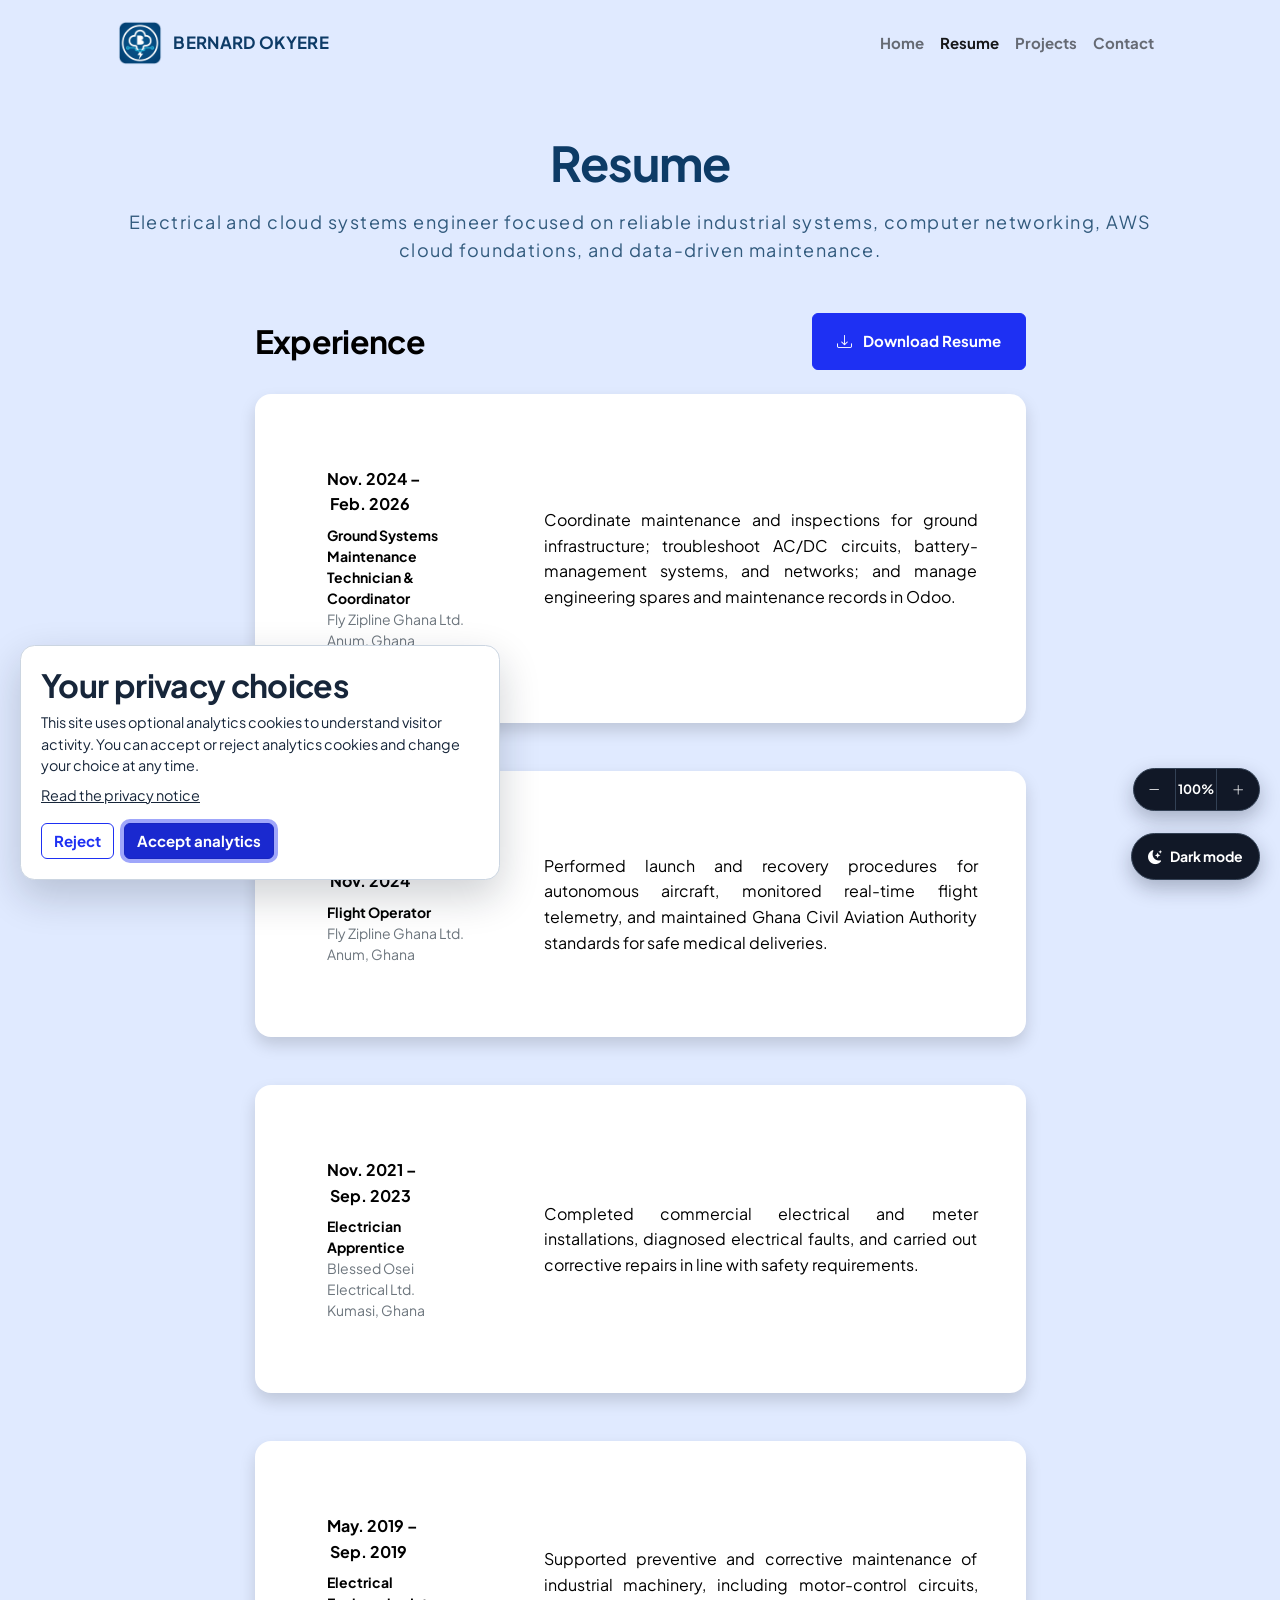
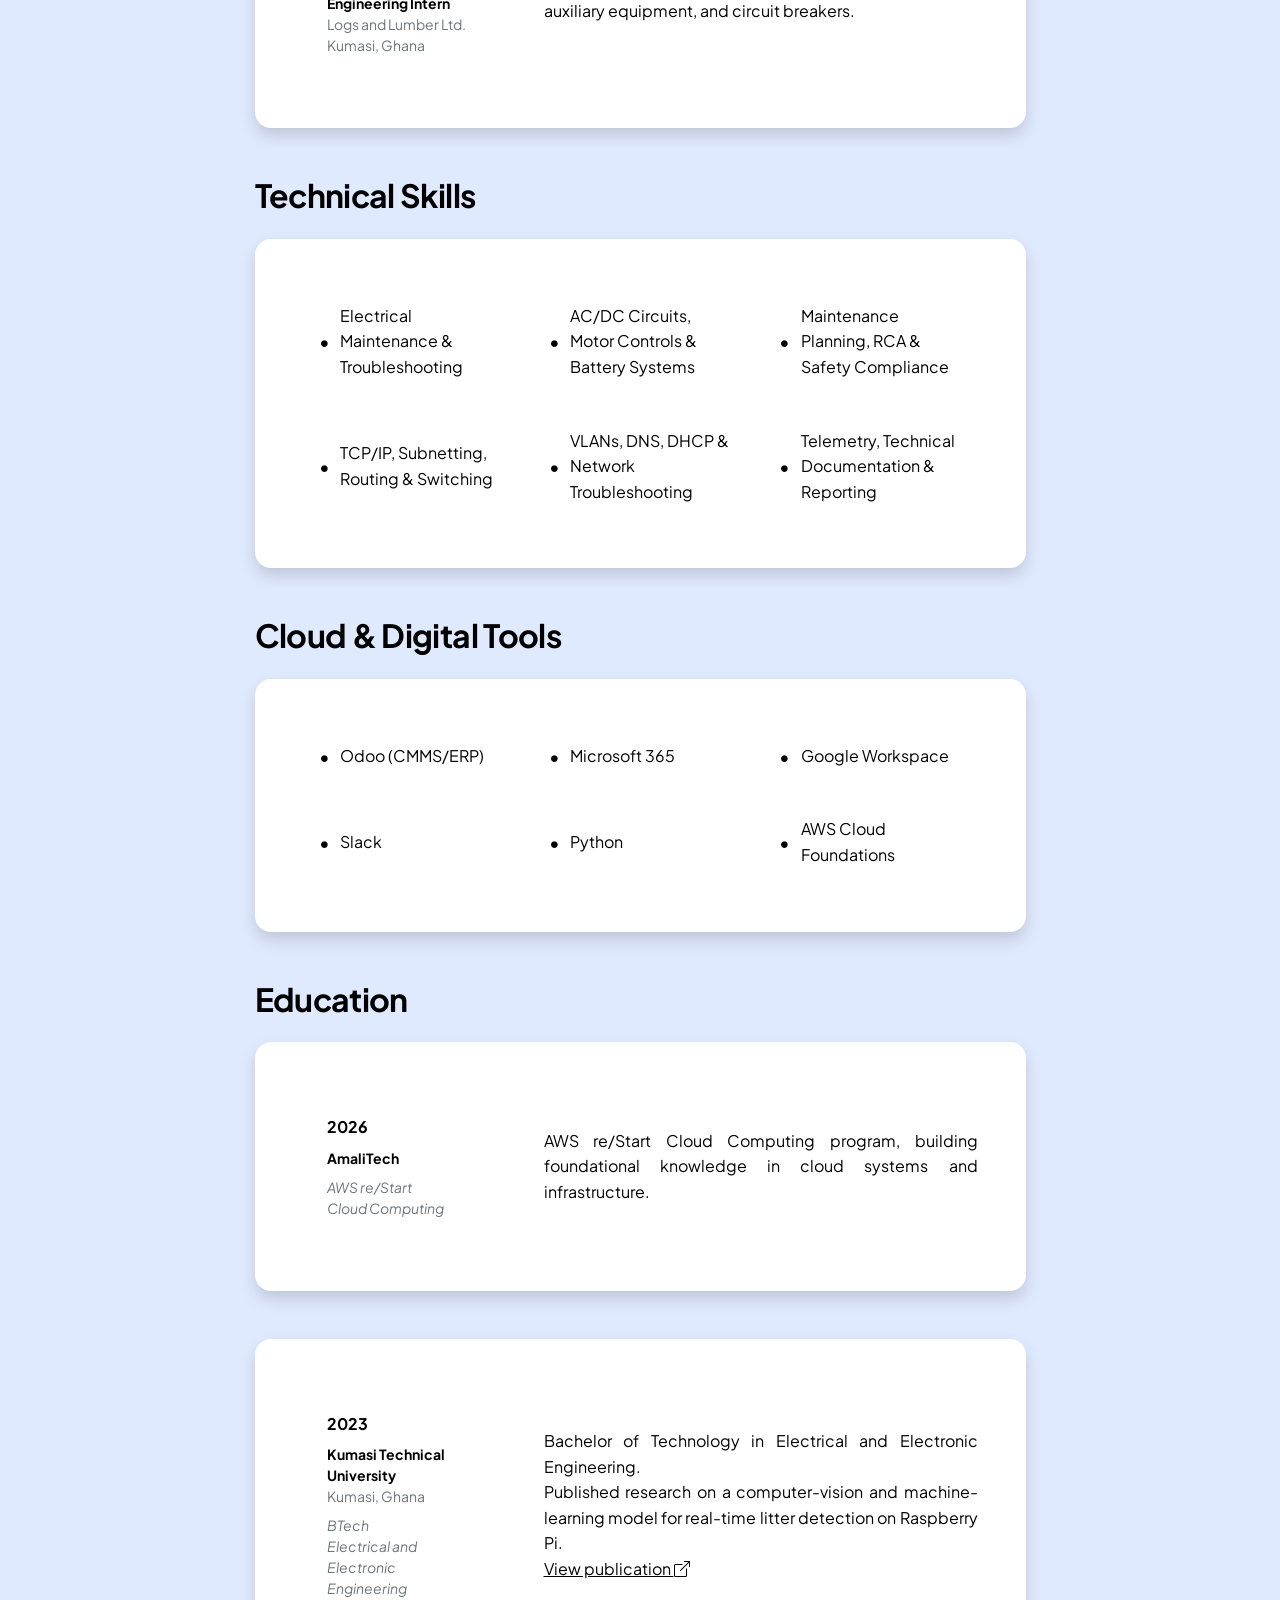
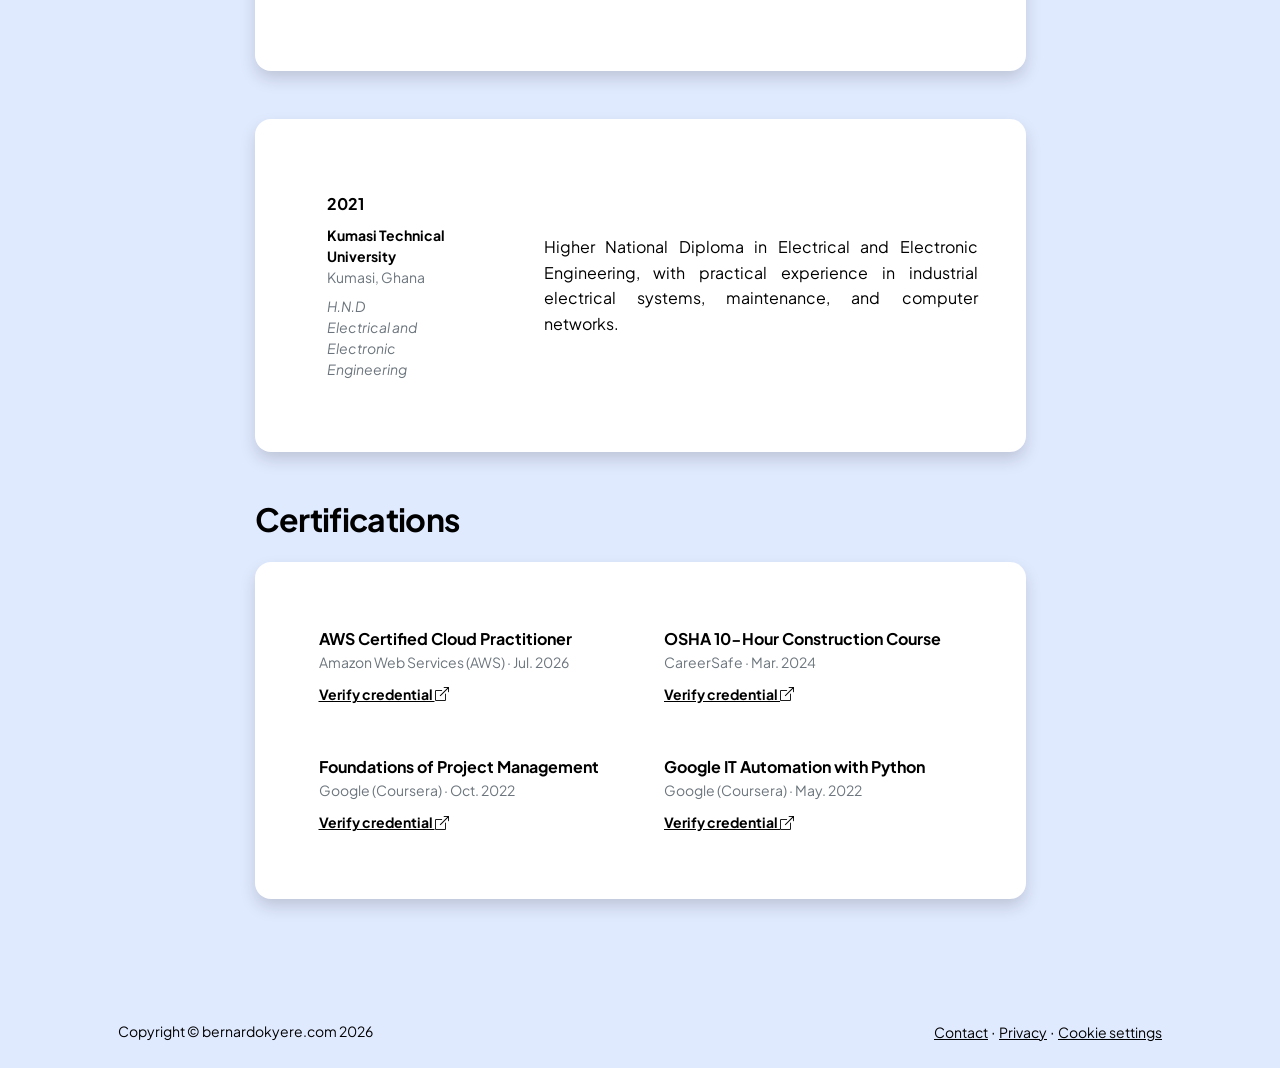
<file: resume.html>
<!DOCTYPE html>
<html lang="en">
    <head>
        <!-- Analytics loads only after the visitor accepts analytics cookies. -->
        <meta charset="utf-8" />
        <meta name="viewport" content="width=device-width, initial-scale=1, shrink-to-fit=no" />
        <meta name="description" content="Professional résumé of Bernard Okyere, an electrical engineer focused on industrial systems, computer networking, and cloud computing." />
        <meta name="author" content="" />
        <title>Bernard Okyere | Professional Resume</title>
        <!-- Favicon-->
        <link rel="icon" type="image/x-icon" href="/media/favicon.ico" />
        <!-- Custom Google font-->
        <link rel="preconnect" href="https://fonts.googleapis.com" />
        <link rel="preconnect" href="https://fonts.gstatic.com" crossorigin />
        <link href="https://fonts.googleapis.com/css2?family=Plus+Jakarta+Sans:wght@100;200;300;400;500;600;700;800;900&amp;display=swap" rel="stylesheet" />
        <!-- Bootstrap icons-->
        <link href="https://cdn.jsdelivr.net/npm/bootstrap-icons@1.11.3/font/bootstrap-icons.css" rel="stylesheet" />
        <!-- Core theme CSS (includes Bootstrap)-->
        <link href="/css/styles.css?v=4" rel="stylesheet" />
    </head>
    <body class="d-flex flex-column h-100 bg-engineer resume-page">
        <main class="flex-shrink-0">
            <!-- Navigation-->
            <nav class="navbar navbar-expand-lg navbar-light bg-white py-3">
                <div class="container px-5">
                    <a class="navbar-brand site-brand" href="/" aria-label="Bernard Okyere home">
                        <img class="site-logo" src="/media/bernard-okyere-github-profile.png" alt="" width="44" height="44" />
                        <span class="fw-bolder text-primary">BERNARD OKYERE</span>
                    </a>
                    <button class="navbar-toggler" type="button" data-bs-toggle="collapse" data-bs-target="#navbarSupportedContent" aria-controls="navbarSupportedContent" aria-expanded="false" aria-label="Toggle navigation"><span class="navbar-toggler-icon"></span></button>
                    <div class="collapse navbar-collapse" id="navbarSupportedContent">
                        <ul class="navbar-nav ms-auto mb-2 mb-lg-0 small fw-bolder">
                            <li class="nav-item"><a class="nav-link" href="/">Home</a></li>
                            <li class="nav-item"><a class="nav-link active" aria-current="page" href="/resume">Resume</a></li>
                            <li class="nav-item"><a class="nav-link" href="/projects">Projects</a></li>
                            <li class="nav-item"><a class="nav-link" href="/contact">Contact</a></li>
                        </ul>
                    </div>
                </div>
            </nav>
            <!-- Page Content-->
            <div class="container px-5 my-5">
                <div class="text-center mb-5">
                    <h1 class="display-5 fw-bolder mb-0 text-engineer-primary"><span class="d-inline">Resume</span></h1>
                    <p class="lead text-engineer-kicker mt-3 mb-0">Electrical and cloud systems engineer focused on reliable industrial systems, computer networking, AWS cloud foundations, and data-driven maintenance.</p>
                </div>
                <div class="row gx-5 justify-content-center">
                    <div class="col-lg-11 col-xl-9 col-xxl-8">
                        <!-- Experience Section-->
                        <section>
                            <div class="d-flex align-items-center justify-content-between mb-4">
                                <h2 class="text-primary fw-bolder mb-0">Experience</h2>
                                <!-- Download resume button-->
                                <!-- Note: Set the link href target to a PDF file within your project-->
                                <a class="btn btn-primary px-4 py-3" href="/media/Bernard_Okyere_Resume.pdf" target="_blank">
                                    <div class="d-inline-block bi bi-download me-2"></div>
                                    Download Resume
                                </a>
                            </div>
                            <!-- Experience Card 1-->
                            <div class="card shadow border-0 rounded-4 mb-5">
                                <div class="card-body p-5">
                                    <div class="row align-items-center gx-5">
                                        <div class="col text-center text-lg-start mb-4 mb-lg-0">
                                            <div class="bg-light p-4 rounded-4">
                                                <div class="text-primary fw-bolder mb-2">Nov.&nbsp;2024&nbsp;–&nbsp;Feb.&nbsp;2026</div>
                                                <div class="small fw-bolder">Ground Systems Maintenance Technician & Coordinator</div>
                                                <div class="small text-muted">Fly Zipline Ghana Ltd.</div>
                                                <div class="small text-muted">Anum, Ghana</div>
                                            </div>
                                        </div>
                                        <div class="col-lg-8"><div class="text-justify">Coordinate maintenance and inspections for ground infrastructure; troubleshoot AC/DC circuits, battery-management systems, and networks; and manage engineering spares and maintenance records in Odoo.</div></div>
                                    </div>
                                </div>
                            </div>
                            <!-- Experience Card 2-->
                            <div class="card shadow border-0 rounded-4 mb-5">
                                <div class="card-body p-5">
                                    <div class="row align-items-center gx-5">
                                        <div class="col text-center text-lg-start mb-4 mb-lg-0">
                                            <div class="bg-light p-4 rounded-4">
                                                <div class="text-primary fw-bolder mb-2">Oct.&nbsp;2023&nbsp;–&nbsp;Nov.&nbsp;2024</div>
                                                <div class="small fw-bolder">Flight Operator</div>
                                                <div class="small text-muted">Fly Zipline Ghana Ltd.</div>
                                                <div class="small text-muted">Anum, Ghana</div>
                                            </div>
                                        </div>
                                        <div class="col-lg-8"><div class="text-justify">Performed launch and recovery procedures for autonomous aircraft, monitored real-time flight telemetry, and maintained Ghana Civil Aviation Authority standards for safe medical deliveries.</div></div>
                                    </div>
                                </div>
                            </div>
                            <!-- Experience Card 3-->
                            <div class="card shadow border-0 rounded-4 mb-5">
                                <div class="card-body p-5">
                                    <div class="row align-items-center gx-5">
                                        <div class="col text-center text-lg-start mb-4 mb-lg-0">
                                            <div class="bg-light p-4 rounded-4">
                                                <div class="text-primary fw-bolder mb-2">Nov.&nbsp;2021&nbsp;–&nbsp;Sep.&nbsp;2023</div>
                                                <div class="small fw-bolder">Electrician Apprentice</div>
                                                <div class="small text-muted">Blessed Osei Electrical Ltd.</div>
                                                <div class="small text-muted">Kumasi, Ghana</div>
                                            </div>
                                        </div>
                                        <div class="col-lg-8"><div class="text-justify">Completed commercial electrical and meter installations, diagnosed electrical faults, and carried out corrective repairs in line with safety requirements.</div></div>
                                    </div>
                                </div>
                            </div>
                            <!-- Experience Card 4-->
                            <div class="card shadow border-0 rounded-4 mb-5">
                                <div class="card-body p-5">
                                    <div class="row align-items-center gx-5">
                                        <div class="col text-center text-lg-start mb-4 mb-lg-0">
                                            <div class="bg-light p-4 rounded-4">
                                                <div class="text-primary fw-bolder mb-2">May.&nbsp;2019&nbsp;–&nbsp;Sep.&nbsp;2019</div>
                                                <div class="small fw-bolder">Electrical Engineering Intern</div>
                                                <div class="small text-muted">Logs and Lumber Ltd.</div>
                                                <div class="small text-muted">Kumasi, Ghana</div>
                                            </div>
                                        </div>
                                        <div class="col-lg-8"><div class="text-justify">Supported preventive and corrective maintenance of industrial machinery, including motor-control circuits, auxiliary equipment, and circuit breakers.</div></div>
                                    </div>
                                </div>
                            </div>
                        </section>
                        <!-- Skills Section-->
                        <section>
                            <h2 class="text-secondary fw-bolder mb-4">Technical Skills</h2>
                            <div class="card shadow border-0 rounded-4 mb-5">
                                <div class="card-body p-5">
                                    <div class="row row-cols-1 row-cols-md-3 g-3 resume-list">
                                        <div class="col"><div class="d-flex align-items-center bg-light rounded-4 p-3 h-100">Electrical Maintenance & Troubleshooting</div></div>
                                        <div class="col"><div class="d-flex align-items-center bg-light rounded-4 p-3 h-100">AC/DC Circuits, Motor Controls & Battery Systems</div></div>
                                        <div class="col"><div class="d-flex align-items-center bg-light rounded-4 p-3 h-100">Maintenance Planning, RCA & Safety Compliance</div></div>
                                        <div class="col"><div class="d-flex align-items-center bg-light rounded-4 p-3 h-100">TCP/IP, Subnetting, Routing & Switching</div></div>
                                        <div class="col"><div class="d-flex align-items-center bg-light rounded-4 p-3 h-100">VLANs, DNS, DHCP & Network Troubleshooting</div></div>
                                        <div class="col"><div class="d-flex align-items-center bg-light rounded-4 p-3 h-100">Telemetry, Technical Documentation & Reporting</div></div>
                                    </div>
                                </div>
                            </div>
                        </section>
                        <section>
                            <h2 class="text-secondary fw-bolder mb-4">Cloud & Digital Tools</h2>
                            <div class="card shadow border-0 rounded-4 mb-5">
                                <div class="card-body p-5">
                                    <div class="row row-cols-1 row-cols-md-3 g-3 resume-list">
                                        <div class="col"><div class="d-flex align-items-center bg-light rounded-4 p-3 h-100">Odoo (CMMS/ERP)</div></div>
                                        <div class="col"><div class="d-flex align-items-center bg-light rounded-4 p-3 h-100">Microsoft 365</div></div>
                                        <div class="col"><div class="d-flex align-items-center bg-light rounded-4 p-3 h-100">Google Workspace</div></div>
                                        <div class="col"><div class="d-flex align-items-center bg-light rounded-4 p-3 h-100">Slack</div></div>
                                        <div class="col"><div class="d-flex align-items-center bg-light rounded-4 p-3 h-100">Python</div></div>
                                        <div class="col"><div class="d-flex align-items-center bg-light rounded-4 p-3 h-100">AWS Cloud Foundations</div></div>
                                    </div>
                                </div>
                            </div>
                        </section>
                        <!-- Education Section-->
                        <section>
                            <h2 class="text-secondary fw-bolder mb-4">Education</h2>
                            <!-- Education Card 1-->
                            <div class="card shadow border-0 rounded-4 mb-5">
                                <div class="card-body p-5">
                                    <div class="row align-items-center gx-5">
                                        <div class="col text-center text-lg-start mb-4 mb-lg-0">
                                            <div class="bg-light p-4 rounded-4">
                                                <div class="text-secondary fw-bolder mb-2">2026</div>
                                                <div class="mb-2">
                                                    <div class="small fw-bolder">AmaliTech</div>
                                                </div>
                                                <div class="fst-italic">
                                                    <div class="small text-muted">AWS re/Start</div>
                                                    <div class="small text-muted">Cloud Computing</div>
                                                </div>
                                            </div>
                                        </div>
                                        <div class="col-lg-8"><div class="text-justify">AWS re/Start Cloud Computing program, building foundational knowledge in cloud systems and infrastructure.</div></div>
                                    </div>
                                </div>
                            </div>
                            <!-- Education Card 2-->
                            <div class="card shadow border-0 rounded-4 mb-5">
                                <div class="card-body p-5">
                                    <div class="row align-items-center gx-5">
                                        <div class="col text-center text-lg-start mb-4 mb-lg-0">
                                            <div class="bg-light p-4 rounded-4">
                                                <div class="text-secondary fw-bolder mb-2">2023</div>
                                                <div class="mb-2">
                                                    <div class="small fw-bolder">Kumasi Technical University</div>
                                                    <div class="small text-muted">Kumasi, Ghana</div>
                                                </div>
                                                <div class="fst-italic">
                                                    <div class="small text-muted">BTech</div>
                                                    <div class="small text-muted">Electrical and Electronic Engineering</div>
                                                </div>
                                            </div>
                                        </div>
                                        <div class="col-lg-8"><div class="text-justify">Bachelor of Technology in Electrical and Electronic Engineering.<br>Published research on a computer-vision and machine-learning model for real-time litter detection on Raspberry Pi.<br><a href="https://ijid.kstu.edu.gh/index.php/ijid/article/view/17" target="_blank" rel="noopener noreferrer">View publication <i class="bi bi-box-arrow-up-right" aria-hidden="true"></i></a></div></div>
                                    </div>
                                </div>
                            </div>
                            <!-- Education Card 3-->
                            <div class="card shadow border-0 rounded-4 mb-5">
                                <div class="card-body p-5">
                                    <div class="row align-items-center gx-5">
                                        <div class="col text-center text-lg-start mb-4 mb-lg-0">
                                            <div class="bg-light p-4 rounded-4">
                                                <div class="text-secondary fw-bolder mb-2">2021</div>
                                                <div class="mb-2">
                                                    <div class="small fw-bolder">Kumasi Technical University</div>
                                                    <div class="small text-muted">Kumasi, Ghana</div>
                                                </div>
                                                <div class="fst-italic">
                                                    <div class="small text-muted">H.N.D</div>
                                                    <div class="small text-muted">Electrical and Electronic Engineering</div>
                                                </div>
                                            </div>
                                        </div>
                                        <div class="col-lg-8"><div class="text-justify">Higher National Diploma in Electrical and Electronic Engineering, with practical experience in industrial electrical systems, maintenance, and computer networks.</div></div>
                                    </div>
                                </div>
                            </div>
                        </section>
                        <!-- Certifications Section-->
                        <section>
                            <h2 class="text-secondary fw-bolder mb-4">Certifications</h2>
                            <div class="card shadow border-0 rounded-4 mb-5">
                                <div class="card-body p-5">
                                    <div class="row row-cols-1 row-cols-md-2 g-3">
                                        <div class="col"><div class="bg-light rounded-4 p-3 h-100"><div class="fw-bolder">AWS Certified Cloud Practitioner</div><div class="small text-muted mb-2">Amazon Web Services (AWS) &middot; Jul. 2026</div><a class="small fw-bolder" href="https://www.credly.com/badges/8139d73f-faa0-4f53-b889-9e4bfca6ea69/public_url" target="_blank" rel="noopener noreferrer">Verify credential <i class="bi bi-box-arrow-up-right"></i></a></div></div>
                                        <div class="col"><div class="bg-light rounded-4 p-3 h-100"><div class="fw-bolder">OSHA 10-Hour Construction Course</div><div class="small text-muted mb-2">CareerSafe &middot; Mar. 2024</div><a class="small fw-bolder" href="https://tinyurl.com/OSHA-BO" target="_blank" rel="noopener noreferrer">Verify credential <i class="bi bi-box-arrow-up-right"></i></a></div></div>
                                        <div class="col"><div class="bg-light rounded-4 p-3 h-100"><div class="fw-bolder">Foundations of Project Management</div><div class="small text-muted mb-2">Google (Coursera) &middot; Oct. 2022</div><a class="small fw-bolder" href="https://coursera.org/verify/3TCJAPQFYLBU" target="_blank" rel="noopener noreferrer">Verify credential <i class="bi bi-box-arrow-up-right"></i></a></div></div>
                                        <div class="col"><div class="bg-light rounded-4 p-3 h-100"><div class="fw-bolder">Google IT Automation with Python</div><div class="small text-muted mb-2">Google (Coursera) &middot; May. 2022</div><a class="small fw-bolder" href="https://coursera.org/verify/professional-cert/FAHEH8NDB646" target="_blank" rel="noopener noreferrer">Verify credential <i class="bi bi-box-arrow-up-right"></i></a></div></div>
                                    </div>
                                </div>
                            </div>
                        </section>
                    </div>
                </div>
            </div>
        </main>
        <!-- Footer-->
        <footer class="bg-white py-4 mt-auto">
            <div class="container px-5">
                <div class="row align-items-center justify-content-between flex-column flex-sm-row">
                    <div class="col-auto"><div class="small m-0">Copyright &copy; bernardokyere.com <span class="copyright-year">2026</span></div></div>
                    <div class="col-auto">
                        <a class="small" href="/contact">Contact</a>
                        <span aria-hidden="true">&middot;</span>
                        <a class="small" href="/contact#privacy-notice" data-privacy-notice>Privacy</a>
                        <span aria-hidden="true">&middot;</span>
                        <button class="small footer-cookie-settings" type="button">Cookie settings</button>
                    </div>
                </div>
            </div>
        </footer>
        <!-- Bootstrap core JS-->
        <script src="https://cdn.jsdelivr.net/npm/bootstrap@5.2.3/dist/js/bootstrap.bundle.min.js"></script>
        <!-- Core theme JS-->
        <script src="/js/scripts.js?v=2.6"></script>
    </body>
</html>
</file>
